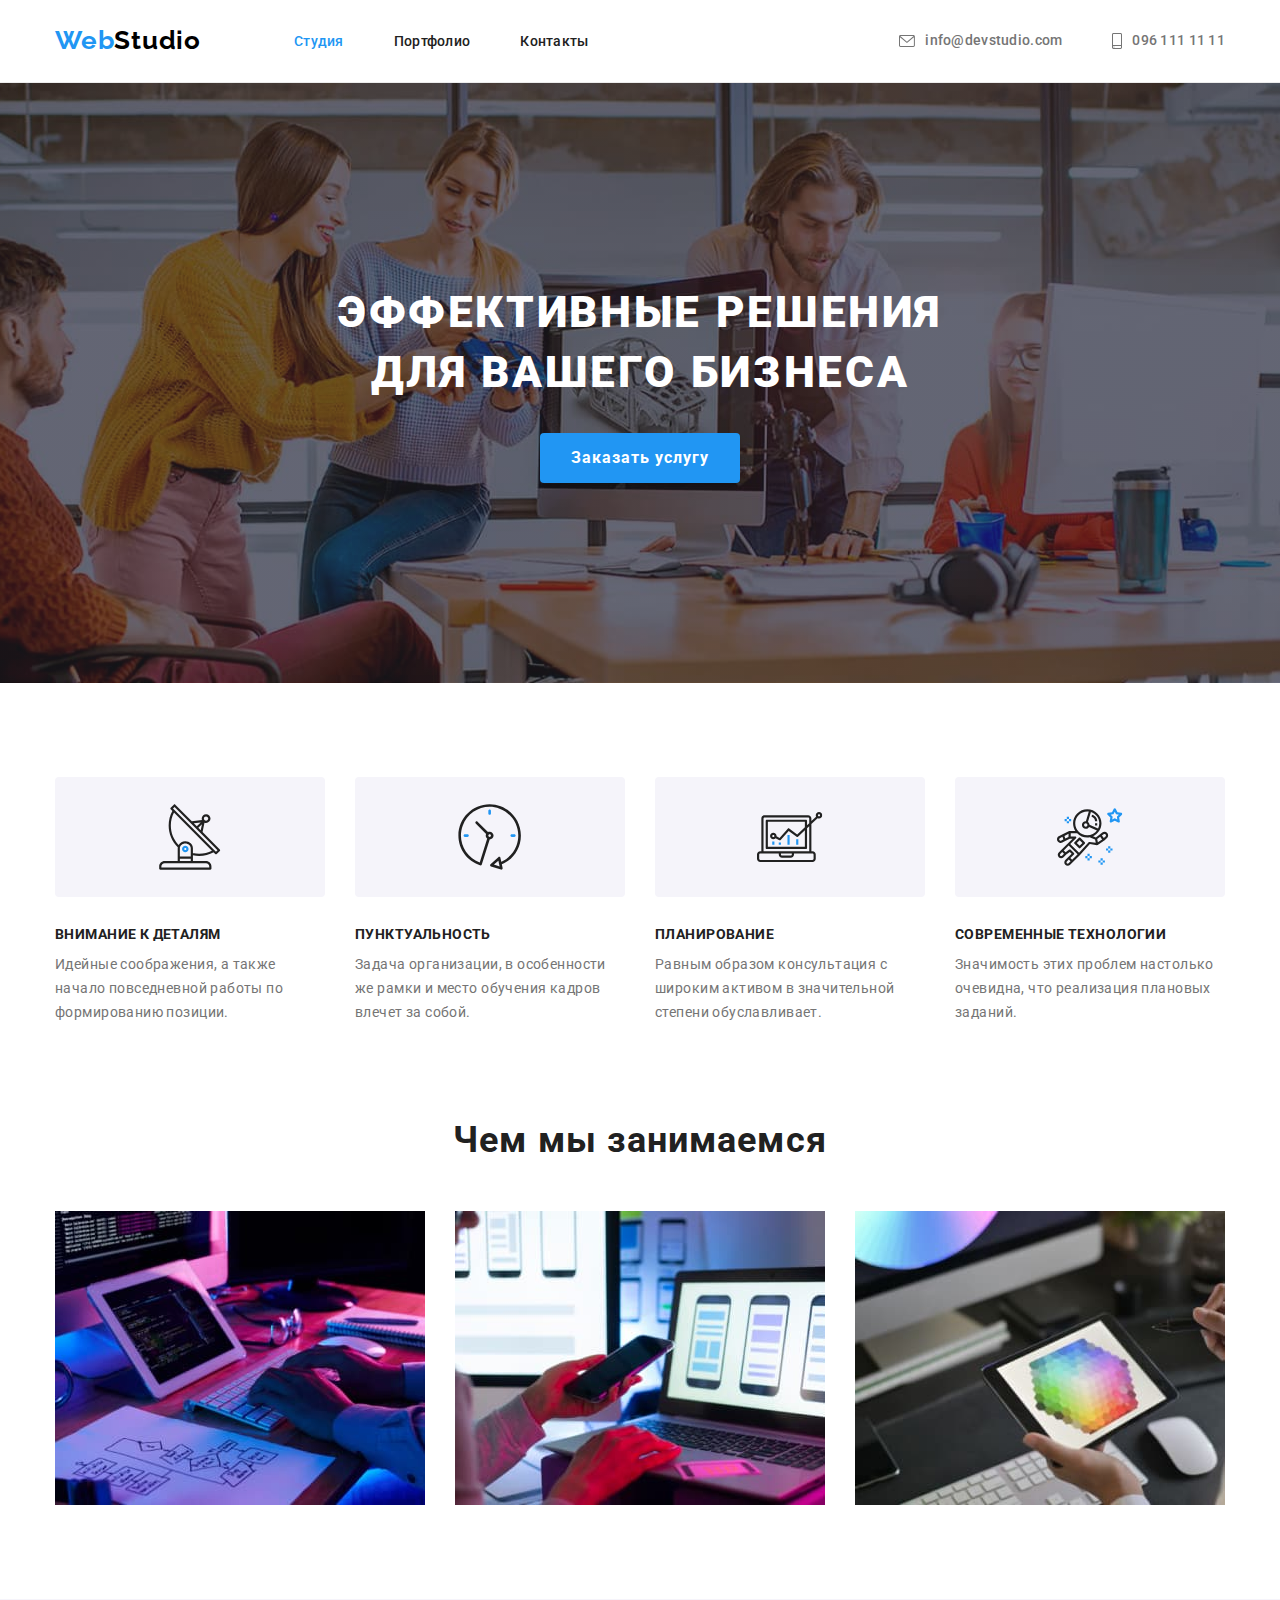
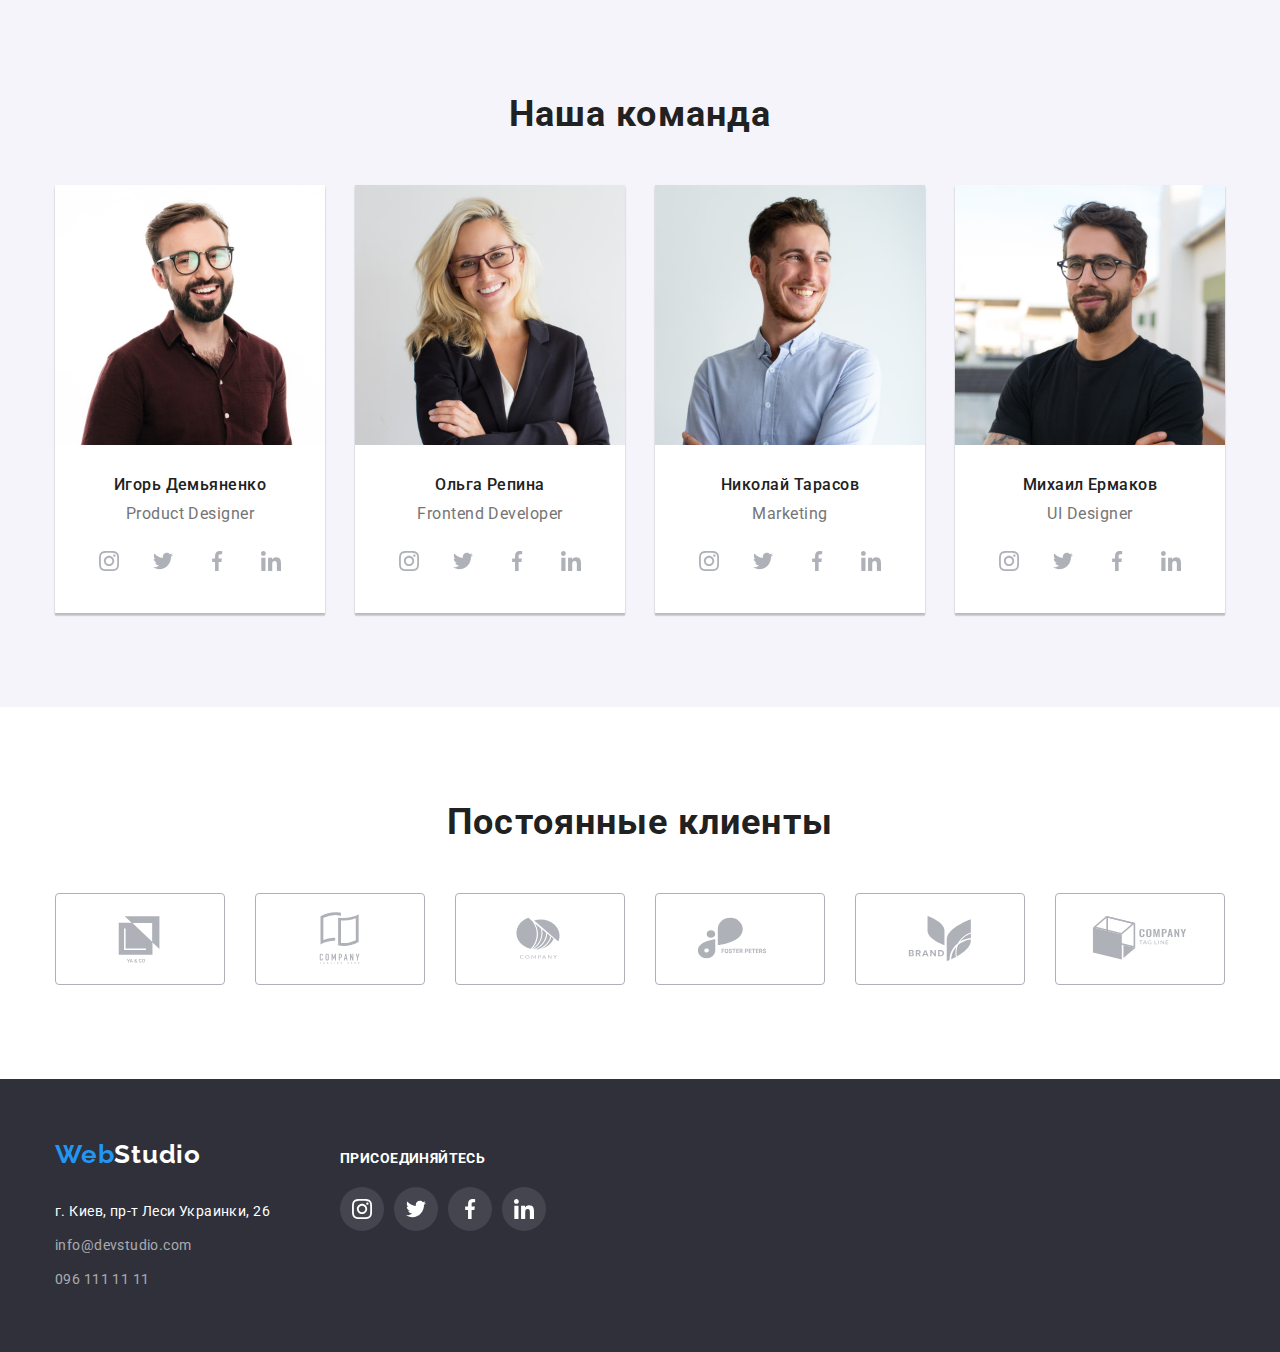
<file: index.html>
<!DOCTYPE html>
<html lang="ru">
<head>
    <meta charset="UTF-8">
    <meta http-equiv="X-UA-Compatible" content="IE=edge">
    <meta name="viewport" content="width=device-width, initial-scale=1.0">
    <title>WebStudio</title>
    <link rel="preconnect" href="https://fonts.googleapis.com">
    <link rel="preconnect" href="https://fonts.gstatic.com" crossorigin>
    <link href="https://fonts.googleapis.com/css2?family=Raleway:wght@700&family=Roboto:wght@400;500;700;900&display=swap"
        rel="stylesheet">
    <link rel="stylesheet" href="https://cdnjs.cloudflare.com/ajax/libs/modern-normalize/1.1.0/modern-normalize.css"
        integrity="sha512-Y0MM+V6ymRKN2zStTqzQ227DWhhp4Mzdo6gnlRnuaNCbc+YN/ZH0sBCLTM4M0oSy9c9VKiCvd4Jk44aCLrNS5Q=="
        crossorigin="anonymous" referrerpolicy="no-referrer" />
    <link rel="stylesheet" href="./css/styles.css">
</head>
<body>
    <header class="header">
        <div class="container container-header">
            <nav class="navigation">
                <a class="link logo" href="#">Web<span class="header-logo">Studio</span></a>
                <ul class="list nav-list">
                    <li class="nav-item"><a class="link nav-link nav-current" href="#">Студия</a></li>
                    <li class="nav-item"><a class="link nav-link" href="./portfolio.html">Портфолио</a></li>
                    <li class="nav-item"><a class="link nav-link" href="#">Контакты</a></li>
                </ul>                    
            </nav>
            <ul class="list header-contacts">
                <li class="header-contacts-item">
                    <a class="link header-contacts-link" href="mailto:info@devstudio.com">
                        <svg class="contacts-icon" width="16" height="12">
                            <use href="./images/icons/icons.svg#icon-envelope"></use>
                        </svg>
                        info@devstudio.com
                    </a>
                </li>
                <li class="header-contacts-item">
                    <a class="link header-contacts-link" href="tel:0961111111">
                        <svg class="contacts-icon" width="10" height="16">
                            <use href="./images/icons/icons.svg#icon-smartphone"></use>
                        </svg>
                        096 111 11 11
                    </a>
                </li>
            </ul>
        </div>
    </header>
    <main class="main">
        <section class="hero">
            <div class="container">
                <h1 class="hero-title">Эффективные решения для вашего бизнеса</h1>
                <button class="hero-button" type="button">Заказать услугу</button>
            </div>
        </section>
        <section class="advantages section">
            <div class="container">
                <h2 class="visually-hidden">Наши преимущества</h2>
                <ul class="list advantages-list">
                    <li class="advantages-item">
                        <div class="advantages-icon-wrap">
                            <svg class="advantages-icon" width="65.32" height="70">
                                <use href="./images/icons/icons.svg#icon-antenna"></use>
                            </svg>
                        </div>
                        <h3 class="advantages-item-title">Внимание к деталям</h3>
                        <p class="advantages-item-text">Идейные соображения, а также начало повседневной работы по формированию позиции.
                        </p>
                    </li>
                    <li class="advantages-item">
                        <div class="advantages-icon-wrap">
                            <svg class="advantages-icon" width="65.32" height="70">
                                <use href="./images/icons/icons.svg#icon-clock"></use>
                            </svg>
                        </div>
                        <h3 class="advantages-item-title">Пунктуальность</h3>
                        <p class="advantages-item-text">Задача организации, в особенности же рамки и место обучения кадров влечет за
                            собой.</p>
                    </li>
                    <li class="advantages-item">
                        <div class="advantages-icon-wrap">
                            <svg class="advantages-icon" width="65.32" height="70">
                                <use href="./images/icons/icons.svg#icon-diagram"></use>
                            </svg>
                        </div>
                        <h3 class="advantages-item-title">Планирование</h3>
                        <p class="advantages-item-text">Равным образом консультация с широким активом в значительной степени
                            обуславливает.</p>
                    </li>
                    <li class="advantages-item">
                        <div class="advantages-icon-wrap">
                            <svg class="advantages-icon" width="65.32" height="70">
                                <use href="./images/icons/icons.svg#icon-astronaut"></use>
                            </svg>
                        </div>
                        <h3 class="advantages-item-title">Современные технологии</h3>
                        <p class="advantages-item-text">Значимость этих проблем настолько очевидна, что реализация плановых заданий.</p>
                    </li>
                </ul>
            </div>
        </section>
        <section class="doing section">
            <div class="container">
                <h2 class="doing-title">Чем мы занимаемся</h2>
                <ul class="doing-list list">
                    <li class="doing-item"><a class="link doing-link" href="#"><img class="doing-image" src="./images/wedoing/first.jpg"
                                alt="Разработка сайтов" width="370" height="294"></a></li>
                    <li class="doing-item"><a class="link doing-link" href="#"><img class="doing-image"
                                src="./images/wedoing/second.jpg" alt="Адаптация сайтов" width="370" height="294"></a></li>
                    <li class="doing-item"><a class="link doing-link" href="#"><img class="doing-image" src="./images/wedoing/third.jpg"
                                alt="Продвижение сайтов" width="370" height="294"></a></li>
                </ul>
            </div>            
        </section>
        <section class="team section">
            <div class="container">
                <h2 class="team-title">Наша команда</h2>
                <ul class="list team-list">
                    <li class="team-item">
                        <img class="team-image" src="./images/team/image-1.jpg" alt="Игорь Демьяненко" width="270" height="260">
                        <div class="team-title-text-wrap">
                            <h3 class="team-item-title">Игорь Демьяненко</h3>
                            <p class="team-item-text">Product Designer</p>
                            <ul class="team-soc-list list">
                                <li class="team-soc-item">
                                    <a href="" class="team-soc-link icon-soc-link link">
                                        <svg class="team-soc-icon" width="20" height="20">
                                            <use href="./images/icons/icons.svg#icon-instagram"></use>
                                        </svg>
                                    </a>
                                </li>
                                <li class="team-soc-item">
                                    <a href="" class="link team-soc-link icon-soc-link link">
                                        <svg class="team-soc-icon" width="20" height="20">
                                            <use href="./images/icons/icons.svg#icon-twitter"></use>
                                        </svg>
                                    </a>
                                </li>
                                <li class="team-soc-item">
                                    <a href="" class="team-soc-link icon-soc-link link">
                                        <svg class="team-soc-icon" width="20" height="20">
                                            <use href="./images/icons/icons.svg#icon-facebook"></use>
                                        </svg>
                                    </a>
                                </li>
                                <li class="team-soc-item">
                                    <a href="" class="team-soc-link icon-soc-link link">
                                        <svg class="team-soc-icon" width="20" height="20">
                                            <use href="./images/icons/icons.svg#icon-linkedin"></use>
                                        </svg>
                                    </a>
                                </li>
                            </ul>
                        </div>                        
                    </li>
                    <li class="team-item">
                        <img class="team-image" src="./images/team/image-2.jpg" alt="Ольга Репина" width="270" height="260">
                        <div class="team-title-text-wrap">
                            <h3 class="team-item-title">Ольга Репина</h3>
                            <p class="team-item-text">Frontend Developer</p>
                            <ul class="team-soc-list list">
                                <li class="team-soc-item">
                                    <a href="" class="team-soc-link icon-soc-link link">
                                        <svg class="team-soc-icon" width="20" height="20">
                                            <use href="./images/icons/icons.svg#icon-instagram"></use>
                                        </svg>
                                    </a>
                                </li>
                                <li class="team-soc-item">
                                    <a href="" class="link team-soc-link icon-soc-link link">
                                        <svg class="team-soc-icon" width="20" height="20">
                                            <use href="./images/icons/icons.svg#icon-twitter"></use>
                                        </svg>
                                    </a>
                                </li>
                                <li class="team-soc-item">
                                    <a href="" class="team-soc-link icon-soc-link link">
                                        <svg class="team-soc-icon" width="20" height="20">
                                            <use href="./images/icons/icons.svg#icon-facebook"></use>
                                        </svg>
                                    </a>
                                </li>
                                <li class="team-soc-item">
                                    <a href="" class="team-soc-link icon-soc-link link">
                                        <svg class="team-soc-icon" width="20" height="20">
                                            <use href="./images/icons/icons.svg#icon-linkedin"></use>
                                        </svg>
                                    </a>
                                </li>
                            </ul>
                        </div>                        
                    </li>
                    <li class="team-item">
                        <img class="team-image" src="./images/team/image-3.jpg" alt="Николай Тарасов" width="270" height="260">
                        <div class="team-title-text-wrap">
                            <h3 class="team-item-title">Николай Тарасов</h3>
                            <p class="team-item-text">Marketing</p>
                            <ul class="team-soc-list list">
                                <li class="team-soc-item">
                                    <a href="" class="team-soc-link icon-soc-link link">
                                        <svg class="team-soc-icon" width="20" height="20">
                                            <use href="./images/icons/icons.svg#icon-instagram"></use>
                                        </svg>
                                    </a>
                                </li>
                                <li class="team-soc-item">
                                    <a href="" class="link team-soc-link icon-soc-link link">
                                        <svg class="team-soc-icon" width="20" height="20">
                                            <use href="./images/icons/icons.svg#icon-twitter"></use>
                                        </svg>
                                    </a>
                                </li>
                                <li class="team-soc-item">
                                    <a href="" class="team-soc-link icon-soc-link link">
                                        <svg class="team-soc-icon" width="20" height="20">
                                            <use href="./images/icons/icons.svg#icon-facebook"></use>
                                        </svg>
                                    </a>
                                </li>
                                <li class="team-soc-item">
                                    <a href="" class="team-soc-link icon-soc-link link">
                                        <svg class="team-soc-icon" width="20" height="20">
                                            <use href="./images/icons/icons.svg#icon-linkedin"></use>
                                        </svg>
                                    </a>
                                </li>
                            </ul>
                        </div>                        
                    </li>
                    <li class="team-item">
                        <img class="team-image" src="./images/team/image-4.jpg" alt="Михаил Ермаков" width="270" height="260">
                        <div class="team-title-text-wrap">
                            <h3 class="team-item-title">Михаил Ермаков</h3>
                            <p class="team-item-text">UI Designer</p>
                            <ul class="team-soc-list list">
                                <li class="team-soc-item">
                                    <a href="" class="team-soc-link icon-soc-link link">
                                        <svg class="team-soc-icon" width="20" height="20">
                                            <use href="./images/icons/icons.svg#icon-instagram"></use>
                                        </svg>
                                    </a>
                                </li>
                                <li class="team-soc-item">
                                    <a href="" class="link team-soc-link icon-soc-link link">
                                        <svg class="team-soc-icon" width="20" height="20">
                                            <use href="./images/icons/icons.svg#icon-twitter"></use>
                                        </svg>
                                    </a>
                                </li>
                                <li class="team-soc-item">
                                    <a href="" class="team-soc-link icon-soc-link link">
                                        <svg class="team-soc-icon" width="20" height="20">
                                            <use href="./images/icons/icons.svg#icon-facebook"></use>
                                        </svg>
                                    </a>
                                </li>
                                <li class="team-soc-item">
                                    <a href="" class="team-soc-link icon-soc-link link">
                                        <svg class="team-soc-icon" width="20" height="20">
                                            <use href="./images/icons/icons.svg#icon-linkedin"></use>
                                        </svg>
                                    </a>
                                </li>
                            </ul>
                        </div>                        
                    </li>
                </ul>
            </div>            
        </section>
        <section class="clients section">
            <div class="container">
                <h2 class="clients-title">Постоянные клиенты</h2>
                <ul class="clients-list list">
                    <li class="clients-list-item">
                        <a href="" class="clients-link link">
                            <svg class="client-icon" width="106" height="60">
                                <use href="./images/icons/icons.svg#icon-client-logo-1"></use>
                            </svg>
                        </a>
                    </li>
                    <li class="clients-list-item">
                        <a href="" class="clients-link link">
                            <svg class="client-icon" width="106" height="60">
                                <use href="./images/icons/icons.svg#icon-client-logo-2"></use>
                            </svg>
                        </a>
                    </li>
                    <li class="clients-list-item">
                        <a href="" class="clients-link link">
                            <svg class="client-icon" width="106" height="60">
                                <use href="./images/icons/icons.svg#icon-client-logo-3"></use>
                            </svg>
                        </a>
                    </li>
                    <li class="clients-list-item">
                        <a href="" class="clients-link link">
                            <svg class="client-icon" width="106" height="60">
                                <use href="./images/icons/icons.svg#icon-client-logo-4"></use>
                            </svg>
                        </a>
                    </li>
                    <li class="clients-list-item">
                        <a href="" class="clients-link link">
                            <svg class="client-icon" width="106" height="60">
                                <use href="./images/icons/icons.svg#icon-client-logo-5"></use>
                            </svg>
                        </a>
                    </li>
                    <li class="clients-list-item">
                        <a href="" class="clients-link link">
                            <svg class="client-icon" width="106" height="60">
                                <use href="./images/icons/icons.svg#icon-client-logo-6"></use>
                            </svg>
                        </a>
                    </li>
                </ul>
            </div>
        </section>
    </main>
    <footer class="footer">
        <div class="container">
            <div class="container-footer-wrap">
                <div class="container-footer-adress">
                    <a class="link logo" href="#">Web<span class="footer-logo">Studio</span></a>
                    <address class="footer-address">
                        <ul class="list footer-list">
                            <li class="footer-item"><a class="link footer-link footer-link-address-color"
                                    href="https://goo.gl/maps/kx9JJZzX5HRAfABEA" target="_blank" rel="noopener, noindex, nofollow">г.
                                    Киев,
                                    пр-т Леси Украинки, 26</a></li>
                            <li class="footer-item"><a class="link footer-link footer-link-contact-color"
                                    href="mailto:info@devstudio.com">info@devstudio.com</a></li>
                            <li class="footer-item"><a class="link footer-link footer-link-contact-color" href="tel:0961111111">096 111
                                    11
                                    11</a></li>
                        </ul>
                    </address>
                </div>
                <div class="container-footer-soc">
                    <p class="container-footer-soc-text">присоединяйтесь</p>
                    <ul class="container-footer-soc-list list">
                        <li class="company-soc-item">
                            <a href="" class="company-soc-link icon-soc-link link">
                                <svg class="company-soc-icon" width="20" height="20">
                                    <use href="./images/icons/icons.svg#icon-instagram"></use>
                                </svg>
                            </a>
                        </li>
                        <li class="company-soc-item">
                            <a href="" class="company-soc-link icon-soc-link link">
                                <svg class="company-soc-icon" width="20" height="20">
                                    <use href="./images/icons/icons.svg#icon-twitter"></use>
                                </svg>
                            </a>
                        </li>
                        <li class="company-soc-item">
                            <a href="" class="company-soc-link icon-soc-link link">
                                <svg class="company-soc-icon" width="20" height="20">
                                    <use href="./images/icons/icons.svg#icon-facebook"></use>
                                </svg>
                            </a>
                        </li>
                        <li class="company-soc-item">
                            <a href="" class="company-soc-link icon-soc-link link">
                                <svg class="company-soc-icon" width="20" height="20">
                                    <use href="./images/icons/icons.svg#icon-linkedin"></use>
                                </svg>
                            </a>
                        </li>
                    </ul>
                </div>
            </div>            
        </div>      
    </footer>
</body>
</html>
</file>
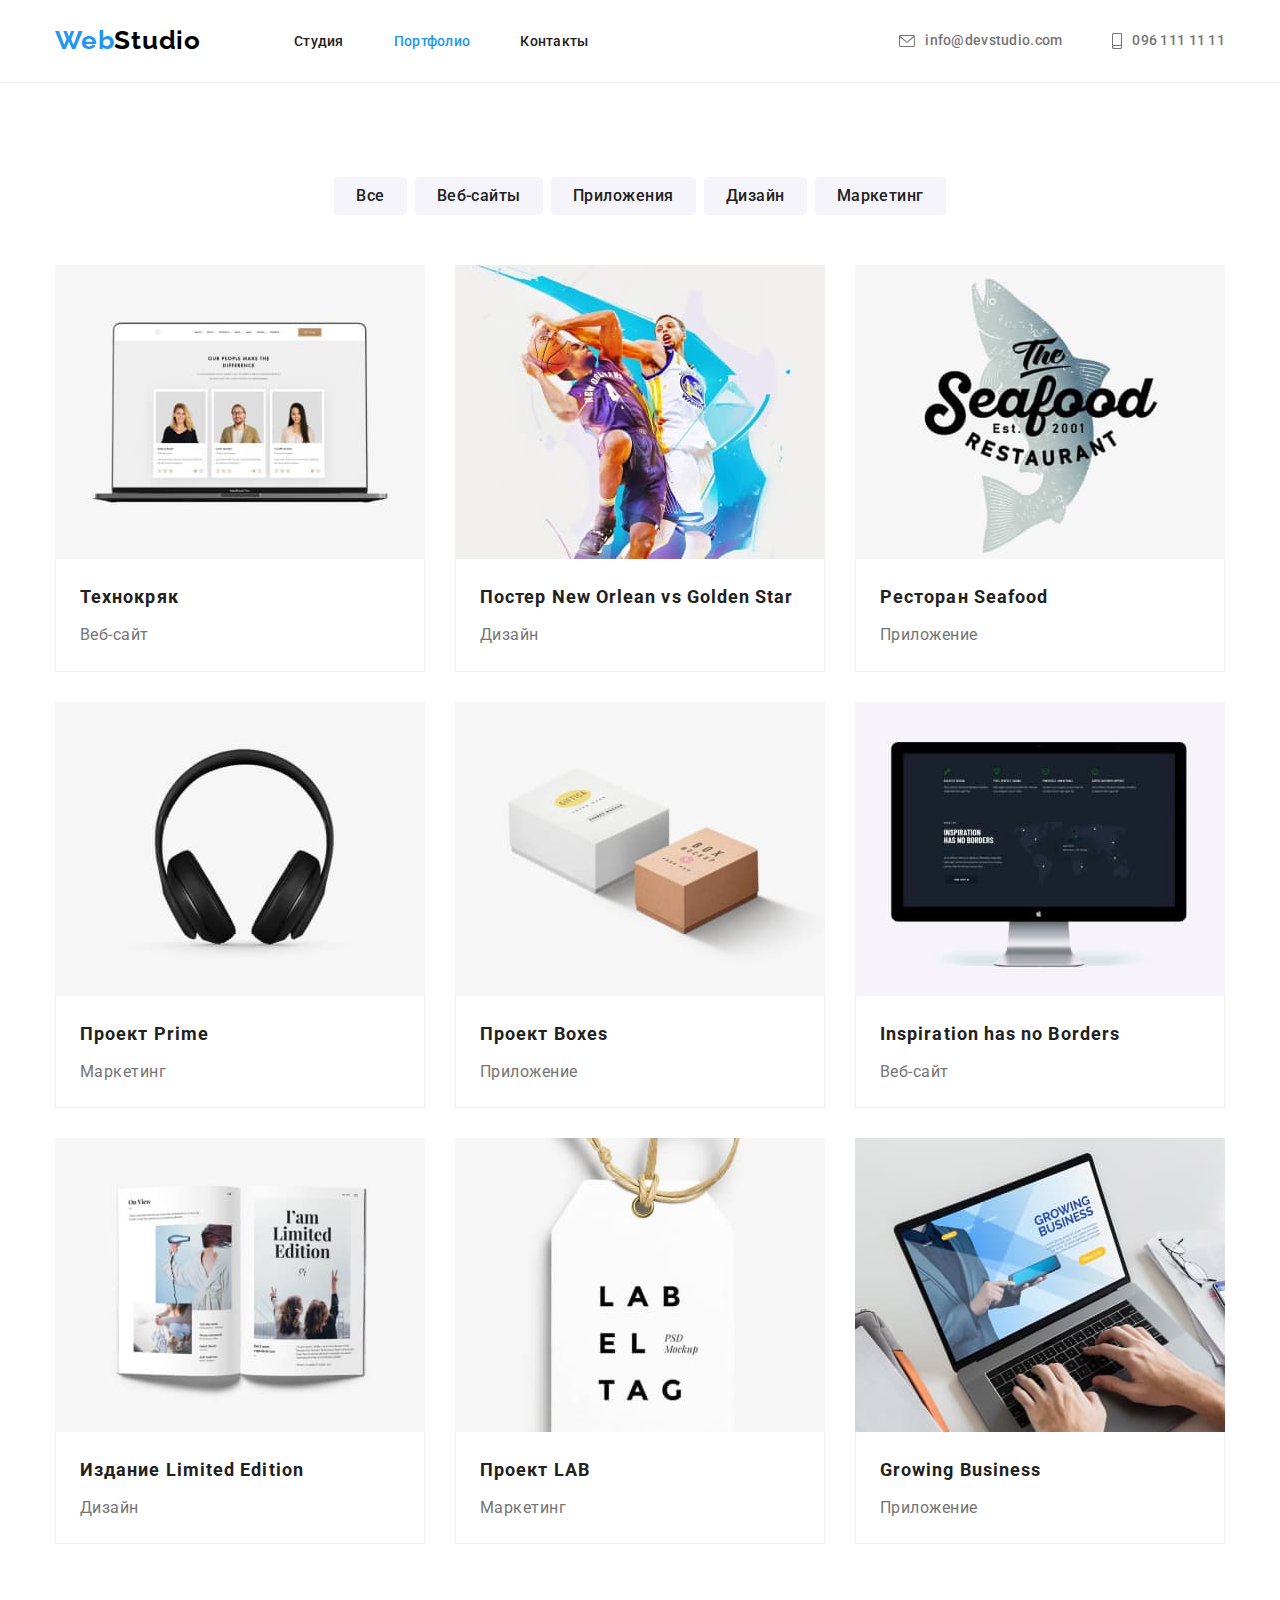
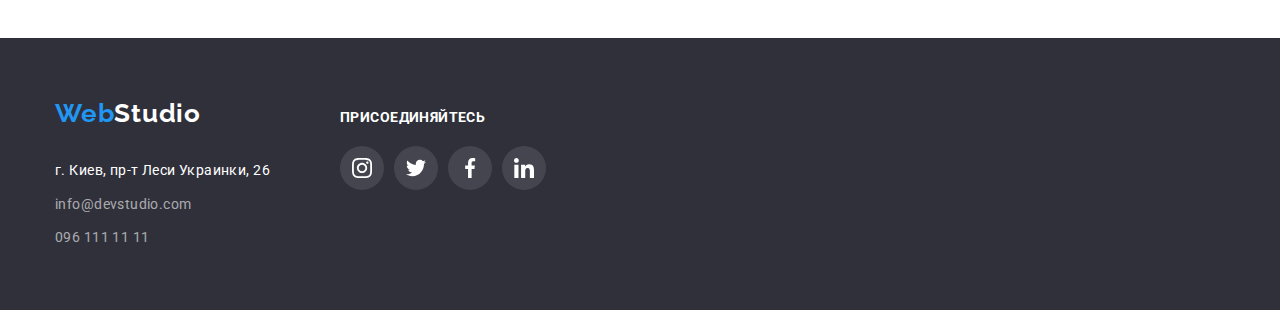
<file: portfolio.html>
<!DOCTYPE html>
<html lang="ru">

<head>
    <meta charset="UTF-8">
    <meta http-equiv="X-UA-Compatible" content="IE=edge">
    <meta name="viewport" content="width=device-width, initial-scale=1.0">
    <title>WebStudio</title>
    <link rel="preconnect" href="https://fonts.googleapis.com">
    <link rel="preconnect" href="https://fonts.gstatic.com" crossorigin>
    <link
        href="https://fonts.googleapis.com/css2?family=Raleway:wght@700&family=Roboto:wght@400;500;700;900&display=swap"
        rel="stylesheet">
    <link rel="stylesheet" href="https://cdnjs.cloudflare.com/ajax/libs/modern-normalize/1.1.0/modern-normalize.css"
        integrity="sha512-Y0MM+V6ymRKN2zStTqzQ227DWhhp4Mzdo6gnlRnuaNCbc+YN/ZH0sBCLTM4M0oSy9c9VKiCvd4Jk44aCLrNS5Q=="
        crossorigin="anonymous" referrerpolicy="no-referrer" />
    <link rel="stylesheet" href="./css/styles.css">
</head>

<body>
    <header class="header">
        <div class="container container-header">
            <nav class="navigation">
                <a class="link logo" href="#">Web<span class="header-logo">Studio</span></a>
                <ul class="list nav-list">
                    <li class="nav-item"><a class="link nav-link" href="./index.html">Студия</a></li>
                    <li class="nav-item"><a class="link nav-link nav-current" href="#">Портфолио</a></li>
                    <li class="nav-item"><a class="link nav-link" href="#">Контакты</a></li>
                </ul>
            </nav>
            <ul class="list header-contacts">
                <li class="header-contacts-item">
                    <a class="link header-contacts-link" href="mailto:info@devstudio.com">
                        <svg class="contacts-icon" width="16" height="12">
                            <use href="./images/icons/icons.svg#icon-envelope"></use>
                        </svg>
                        info@devstudio.com
                    </a>
                </li>
                <li class="header-contacts-item">
                    <a class="link header-contacts-link" href="tel:0961111111">
                        <svg class="contacts-icon" width="10" height="16">
                            <use href="./images/icons/icons.svg#icon-smartphone"></use>
                        </svg>
                        096 111 11 11
                    </a>
                </li>
            </ul>
        </div>
    </header>
    <main class="gallery">
        <section class="gallery-section section">
            <div class="container">
                <h1 class="visually-hidden">Галерея</h1>
                <ul class="gallery-filter list">
                    <li class="gallery-filter-item"><button class="gallery-filter-btn">Все</button></li>
                    <li class="gallery-filter-item"><button class="gallery-filter-btn">Веб-сайты</button></li>
                    <li class="gallery-filter-item"><button class="gallery-filter-btn">Приложения</button></li>
                    <li class="gallery-filter-item"><button class="gallery-filter-btn">Дизайн</button></li>
                    <li class="gallery-filter-item"><button class="gallery-filter-btn">Маркетинг</button></li>
                </ul>
                <ul class="list gallery-list">
                    <li class="gallery-item">
                        <a href="" class="gallery-link link">
                            <img class="gallery-image" src="./images/gallery/img-1.jpg" alt="Технокряк" width="370" height="294">
                            <div class="gallery-title-text">
                                <h2 class="gallery-item-title">Технокряк</h2>
                                <p class="gallery-text">Веб-сайт</p>
                            </div>
                        </a>                        
                    </li>
                    <li class="gallery-item">
                        <a href="" class="gallery-link link">
                            <img class="gallery-image" src="./images/gallery/img-2.jpg" alt="Постер New Orlean vs Golden Star" width="370"
                                height="294">
                            <div class="gallery-title-text">
                                <h2 class="gallery-item-title">Постер New Orlean vs Golden Star</h2>
                                <p class="gallery-text">Дизайн</p>
                            </div>
                        </a>                        
                    </li>
                    <li class="gallery-item">
                        <a href="" class="gallery-link link">
                            <img class="gallery-image" src="./images/gallery/img-3.jpg" alt="Ресторан Seafood" width="370" height="294">
                            <div class="gallery-title-text">
                                <h2 class="gallery-item-title">Ресторан Seafood</h2>
                                <p class="gallery-text">Приложение</p>
                            </div>
                        </a>                                               
                    </li>
                    <li class="gallery-item">
                        <a href="" class="gallery-link link">
                            <img class="gallery-image" src="./images/gallery/img-4.jpg" alt="Проект Prime" width="370" height="294">
                            <div class="gallery-title-text">
                                <h2 class="gallery-item-title">Проект Prime</h2>
                                <p class="gallery-text">Маркетинг</p>
                            </div>
                        </a>                                               
                    </li>
                    <li class="gallery-item">
                        <a href="" class="gallery-link link">
                            <img class="gallery-image" src="./images/gallery/img-5.jpg" alt="Проект Boxes" width="370" height="294">
                            <div class="gallery-title-text">
                                <h2 class="gallery-item-title">Проект Boxes</h2>
                                <p class="gallery-text">Приложение</p>
                            </div>
                        </a>                                              
                    </li>
                    <li class="gallery-item">
                        <a href="" class="gallery-link link">
                            <img class="gallery-image" src="./images/gallery/img-6.jpg" alt="Inspiration has no Borders" width="370" height="294">
                            <div class="gallery-title-text">
                                <h2 class="gallery-item-title">Inspiration has no Borders</h2>
                                <p class="gallery-text">Веб-сайт</p>
                            </div>
                        </a>                                               
                    </li>
                    <li class="gallery-item">
                        <a href="" class="gallery-link link">
                            <img class="gallery-image" src="./images/gallery/img-7.jpg" alt="Издание Limited Edition" width="370" height="294">
                            <div class="gallery-title-text">
                                <h2 class="gallery-item-title">Издание Limited Edition</h2>
                                <p class="gallery-text">Дизайн</p>
                            </div>
                        </a>                                               
                    </li>
                    <li class="gallery-item">
                        <a href="" class="gallery-link link">
                            <img class="gallery-image" src="./images/gallery/img-8.jpg" alt="Проект LAB" width="370" height="294">
                            <div class="gallery-title-text">
                                <h2 class="gallery-item-title">Проект LAB</h2>
                                <p class="gallery-text">Маркетинг</p>
                            </div>
                        </a>                                               
                    </li>
                    <li class="gallery-item">
                        <a href="" class="gallery-link link">
                            <img class="gallery-image" src="./images/gallery/img-9.jpg" alt="Growing Business" width="370" height="294">
                            <div class="gallery-title-text">
                                <h2 class="gallery-item-title">Growing Business</h2>
                                <p class="gallery-text">Приложение</p>
                            </div>
                        </a>                                               
                    </li>
                </ul>
            </div>            
        </section>
    </main>
    <footer class="footer">
        <div class="container">
            <div class="container-footer-wrap">
                <div class="container-footer-adress">
                    <a class="link logo" href="#">Web<span class="footer-logo">Studio</span></a>
                    <address class="footer-address">
                        <ul class="list footer-list">
                            <li class="footer-item"><a class="link footer-link footer-link-address-color"
                                    href="https://goo.gl/maps/kx9JJZzX5HRAfABEA" target="_blank"
                                    rel="noopener, noindex, nofollow">г.
                                    Киев,
                                    пр-т Леси Украинки, 26</a></li>
                            <li class="footer-item"><a class="link footer-link footer-link-contact-color"
                                    href="mailto:info@devstudio.com">info@devstudio.com</a></li>
                            <li class="footer-item"><a class="link footer-link footer-link-contact-color"
                                    href="tel:0961111111">096 111
                                    11
                                    11</a></li>
                        </ul>
                    </address>
                </div>
                <div class="container-footer-soc">
                    <p class="container-footer-soc-text">присоединяйтесь</p>
                    <ul class="container-footer-soc-list list">
                        <li class="company-soc-item">
                            <a href="" class="company-soc-link icon-soc-link link">
                                <svg class="company-soc-icon" width="20" height="20">
                                    <use href="./images/icons/icons.svg#icon-instagram"></use>
                                </svg>
                            </a>
                        </li>
                        <li class="company-soc-item">
                            <a href="" class="company-soc-link icon-soc-link link">
                                <svg class="company-soc-icon" width="20" height="20">
                                    <use href="./images/icons/icons.svg#icon-twitter"></use>
                                </svg>
                            </a>
                        </li>
                        <li class="company-soc-item">
                            <a href="" class="company-soc-link icon-soc-link link">
                                <svg class="company-soc-icon" width="20" height="20">
                                    <use href="./images/icons/icons.svg#icon-facebook"></use>
                                </svg>
                            </a>
                        </li>
                        <li class="company-soc-item">
                            <a href="" class="company-soc-link icon-soc-link link">
                                <svg class="company-soc-icon" width="20" height="20">
                                    <use href="./images/icons/icons.svg#icon-linkedin"></use>
                                </svg>
                            </a>
                        </li>
                    </ul>
                </div>
            </div>
        </div>
    </footer>
</body>

</html>
</file>
<file: css/styles.css>
:root {
--primary-font: "Roboto";
--secondary-font: "Raleway";
--primary-color: #FFFFFF;
--header-logo-color: #000000;
--hero-footer-bgcolor: #2F303A;
--secondary-bgcolor: #F5F4FA;
--primary-text-color: #212121;
--secondary-text-color: #757575;
--accent-color: #2196F3;
--color-link: #AFB1B8;
} 
/* ------------------------------------------------------------------------------------------------ */
/*----------------------------------------- COMMON--------------------------------------------------*/
/* ------------------------------------------------------------------------------------------------ */
h1,
h2,
h3,
p {
    margin: 0;
}

ul,
ol {
    padding-left: 0;
    margin: 0;
}

body {
    font-family: var(--primary-font), Tahoma, sans-serif;
    background-color: var(--primary-color);
}

.link {
    text-decoration: none;
    font-style: normal;
}

.list {
    list-style: none;
}

.logo {
    font-family: var(--secondary-font);
    font-weight: 700;
    font-size: 26px;
    line-height: 1.19;
    letter-spacing: 0.03em;
    color: var(--accent-color);
}

.container {
    width: 1200px;
    padding-left: 15px;
    padding-right: 15px;
    margin: 0 auto;
}

.section {
    padding-top: 94px;
    padding-bottom: 94px;
}

.icon-soc-link {
    width: 44px;
    height: 44px;    
    border-radius: 50%;
    display: flex;
    justify-content: center;
    align-items: center;
}
/*----------------------------------------------HEADER----------------------------------------  */
.header {
    border-bottom: 1px solid #ECECEC;
}

.navigation {
    display: flex;
}

.header .logo {
    padding-top: 25px;
    padding-bottom: 25px;
    margin-right: 93px;
}

.header-logo {
    color: var(--header-logo-color);
}

.nav-list,
.header-contacts {
    display: flex;
    align-items: center;
    padding-top: 32px;
    padding-bottom: 32px;
}

.nav-item:not(:last-child),
.header-contacts-item:not(:last-child) {
    margin-right: 50px;
}

.nav-link {
    font-weight: 500;
    font-size: 14px;
    line-height: 1.14;
    letter-spacing: 0.02em;
    color: var(--primary-text-color);
} 

.nav-link:hover,
.nav-link:focus {
    color: var(--accent-color);
}

.nav-current {
    color: var(--accent-color);
}

.header-contacts-link {
    font-weight: 500;
    font-size: 14px;
    line-height: 1.14;
    letter-spacing: 0.02em;
    color: var(--secondary-text-color);
    display: flex;
    justify-content: center;
    align-items: center;
    fill: #757575;
}

.header-contacts-link:hover,
.header-contacts-link:focus {
    color: var(--accent-color);
    fill: var(--accent-color)
}
.contacts-icon {
    margin-right: 10px;
}

.container-header {
    display: flex;
    justify-content: space-between;
    align-items: center;
}
/*----------------------------------------------FOOTER------------------------------------------  */

.footer {
    background-color: var(--hero-footer-bgcolor);
    padding-top: 60px;
    padding-bottom: 60px;
}

.footer .logo {
    display: block;
    margin-bottom: 30px;
}

.footer-logo {
    color: var(--primary-color);
}

.footer-item:not(:last-child) {
    margin-bottom: 10px;
}

.footer-link {
    font-size: 14px;
    line-height: 1.71;
    letter-spacing: 0.03em;
}

.footer-link-address-color {
    color: var(--primary-color);
}

.footer-link-contact-color {
    color: rgba(255, 255, 255, 0.6);
}

.container-footer-wrap {
    display: flex;
    align-items: baseline;
}

.container-footer-soc {
    margin-left: 70px;
}

.container-footer-soc-text {
    font-family: var(--primary-font);
    font-weight: 700;
    font-size: 14px;
    line-height: 1.14;
    letter-spacing: 0.03em;
    text-transform: uppercase;
    color: var(--primary-color);
    margin-bottom: 20px;
}

.container-footer-soc-list {
    display: flex;
}

.company-soc-item:not(:first-child) {
    margin-left: 10px;
}

.company-soc-link {
    background-color: rgba(255, 255, 255, 0.1);
    fill: var(--primary-color);
}

.company-soc-link:hover,
.company-soc-link:focus {
    background-color: var(--accent-color);
}
/* ------------------------------------------------------------------------------------------------ */
/*----------------------------------------- STUDIO--------------------------------------------------*/
/* ------------------------------------------------------------------------------------------------ */


/*----------------------------------------------HERO------------------------------------------  */

.hero {
    background-color: var(--hero-footer-bgcolor);
    text-align: center;
    padding-top: 200px;
    padding-bottom: 200px;
    background-image: 
        linear-gradient(rgba(47, 48, 58, 0.4), rgba(47, 48, 58, 0.4)), 
        url(../images/bground/hero-bg.jpg);
    background-repeat: no-repeat;
    background-size: cover;
    background-position: center;
    max-width: 1600px;
    margin: 0 auto;
}

.hero-title {
    display: block;
    font-weight: 900;
    font-size: 44px;
    line-height: 1.36;
    text-align: center;
    letter-spacing: 0.06em;
    text-transform: uppercase;
    color: var(--primary-color);
    margin: 0 auto;
    margin-bottom: 30px;
    max-width: 696px;
}

.hero-button {
    display: block;
    min-width: 200px;
    height: 50px;
    flex-shrink: 0;
    background-color: var(--accent-color);
    border: var(--accent-color);
    font-family: var(--primary-font);
    font-style: normal;
    font-weight: 700;
    font-size: 16px;
    line-height: 1.88;
    letter-spacing: 0.06em;
    text-align: center;
    color: var(--primary-color);
    cursor: pointer;
    box-shadow: 0px 4px 4px rgba(0, 0, 0, 0.15);
    border-radius: 4px;
    padding-right: 10px 32px;
    margin: 0 auto;
}

/*----------------------------------------------ADVANTAGES------------------------------------  */
.advantages-list {
    display: flex;
}

.visually-hidden {
    position: absolute;
    white-space: nowrap;
    width: 1px;
    height: 1px;
    overflow: hidden;
    border: 0;
    padding: 0;
    clip: rect(0 0 0 0);
    clip-path: inset(50%);
    margin: -1px;
}

.advantages-item:not(:last-child) {
    margin-right: 30px;
}

.advantages-icon-wrap {
    width: 270px;
    height: 120px;
    background-color: var(--secondary-bgcolor);
    border-radius: 4px;
    display: flex;
    justify-content: center;
    align-items: center;
    margin-bottom: 30px;
}

.advantages-item-title {
    font-size: 14px;
    line-height: 1.14;
    letter-spacing: 0.03em;
    text-transform: uppercase;
    color: var(--primary-text-color);
    margin-bottom: 10px;
}

.advantages-item-text {
    font-size: 14px;
    line-height: 1.71;    
    letter-spacing: 0.03em;
    color: var(--secondary-text-color);
}

/*----------------------------------------------DOING-----------------------------------------  */
.doing {
    padding-top: 0;
}

.doing-title {
    color: var(--primary-text-color);
    font-size: 36px;
    line-height: 1.17;
    text-align: center;
    letter-spacing: 0.03em;
    margin-bottom: 50px;
}
.doing-list {
    display: flex;
    margin-left: -30px;
}


.doing-item {
    width: calc(100% / 3 - 30px);
    margin-left: 30px;
}

img {
    display: block;
    width: 100%;
    height: auto;
}

/*----------------------------------------------TEAM------------------------------------------  */
.team {
    background-color: var(--secondary-bgcolor);
}

.team-title {
    color: var(--primary-text-color);
    font-size: 36px;
    line-height: 1.17;
    text-align: center;
    letter-spacing: 0.03em;
    margin-bottom: 50px;
}

.team-list {
    display: flex;
    margin-left: -30px;
}

.team-item {
    width: calc(100% / 4 - 30px);
    margin-left: 30px;
    background-color: var(--primary-color);
    box-shadow: 0px 3px 1px rgba(0, 0, 0, 0.1), 0px 1px 2px rgba(0, 0, 0, 0.08), 0px 2px 2px rgba(0, 0, 0, 0.12);
}

.team-title-text-wrap {
    padding-top: 30px;
    padding-bottom: 30px;
}

.team-item-title {
    font-weight: 500;
    font-size: 16px;
    line-height: 1.19;
    text-align: center;
    letter-spacing: 0.03em;
    color: var(--primary-text-color);
    margin-bottom: 10px;
}

.team-item-text {
    font-size: 16px;
    line-height: 1.19;
    text-align: center;
    letter-spacing: 0.03em;
    color: var(--secondary-text-color);
    margin-bottom: 16px;
}

.team-soc-list {
    display: flex;
    justify-content: center;
}

.team-soc-item:not(:first-child) {
    margin-left: 10px;
}

.team-soc-link {
    background-color: var(--primary-color);
    fill: var(--color-link);
}

.team-soc-link:hover,
.team-soc-link:focus {
    background-color: var(--accent-color);
    fill: var(--primary-color);
}


/*----------------------------------------------CLIENTS-------------------------------------------  */

.clients-title {
    font-family: var(--primary-font);
    font-size: 36px;
    line-height: 1.17;
    text-align: center;
    letter-spacing: 0.03em;
    color: var(--primary-text-color);
    margin-bottom: 50px;
}

.clients-list {
    display: flex;
    margin-left: -30px;
}

.clients-list-item {
    width: calc(100% / 6 - 30px);
    margin-left: 30px;
}

.clients-link {
    width: 170px;
    height: 92px;
    border: 1px solid var(--color-link);
    border-radius: 4px;
    display: flex;
    justify-content: center;
    align-items: center;
    fill: var(--color-link);
}

.clients-link:hover,
.clients-link:focus {
    border-color: var(--accent-color);
    fill: var(--accent-color);
}
/* ------------------------------------------------------------------------------------------------ */
/*----------------------------------------- PORTFOLIO-----------------------------------------------*/
/* ------------------------------------------------------------------------------------------------ */

.gallery-filter {
    display: flex;
    justify-content: center;
    margin-bottom: 50px;
}

.gallery-filter-item:not(:last-child) {
    margin-right: 8px;
}

.gallery-filter-btn {
    font-family: inherit;
    font-weight: 500;
    font-size: 16px;
    line-height: 1.63;
    text-align: center;
    letter-spacing: 0.03em;
    background-color: var(--secondary-bgcolor);
    border: var(--secondary-bgcolor);
    color: var(--primary-text-color);
    border-radius: 4px;
    cursor: pointer;
    padding: 6px 22px;
}

.gallery-filter-btn:hover,
.gallery-filter-btn:focus {
    color: var(--primary-color);
    background-color: var(--accent-color);
    border: var(--accent-color);
    box-shadow: 0px 3px 1px rgba(0, 0, 0, 0.1),
                0px 1px 2px rgba(0, 0, 0, 0.08),
                0px 2px 2px rgba(0, 0, 0, 0.12);
    border-radius: 4px;
}

.gallery-list {
    display: flex;
    flex-wrap: wrap;
    margin-left: -30px;
}

.gallery-item {
    width: calc(100% / 3 - 30px);
    margin-left: 30px;
}

.gallery-link {
    display: block;
}

.gallery-link:hover {
    box-shadow: 0px 1px 1px rgba(0, 0, 0, 0.12), 0px 4px 4px rgba(0, 0, 0, 0.06), 1px 4px 6px rgba(0, 0, 0, 0.16);
}

.gallery-item:not(:nth-last-child(-n + 3)) {
    margin-bottom: 30px;
}

.gallery-title-text {
    padding: 20px 24px;
    border-left: 1px solid #EEEEEE;
    border-right: 1px solid #EEEEEE;
    border-bottom: 1px solid #EEEEEE;
}

.gallery-item-title {
    font-size: 18px;
    line-height: 2;
    letter-spacing: 0.06em;
    color: var(--primary-text-color);
    margin-bottom: 5px;
}

.gallery-text {
    font-size: 16px;
    line-height: 1.88;
    letter-spacing: 0.03em;
    color: var(--secondary-text-color);
}
</file>
